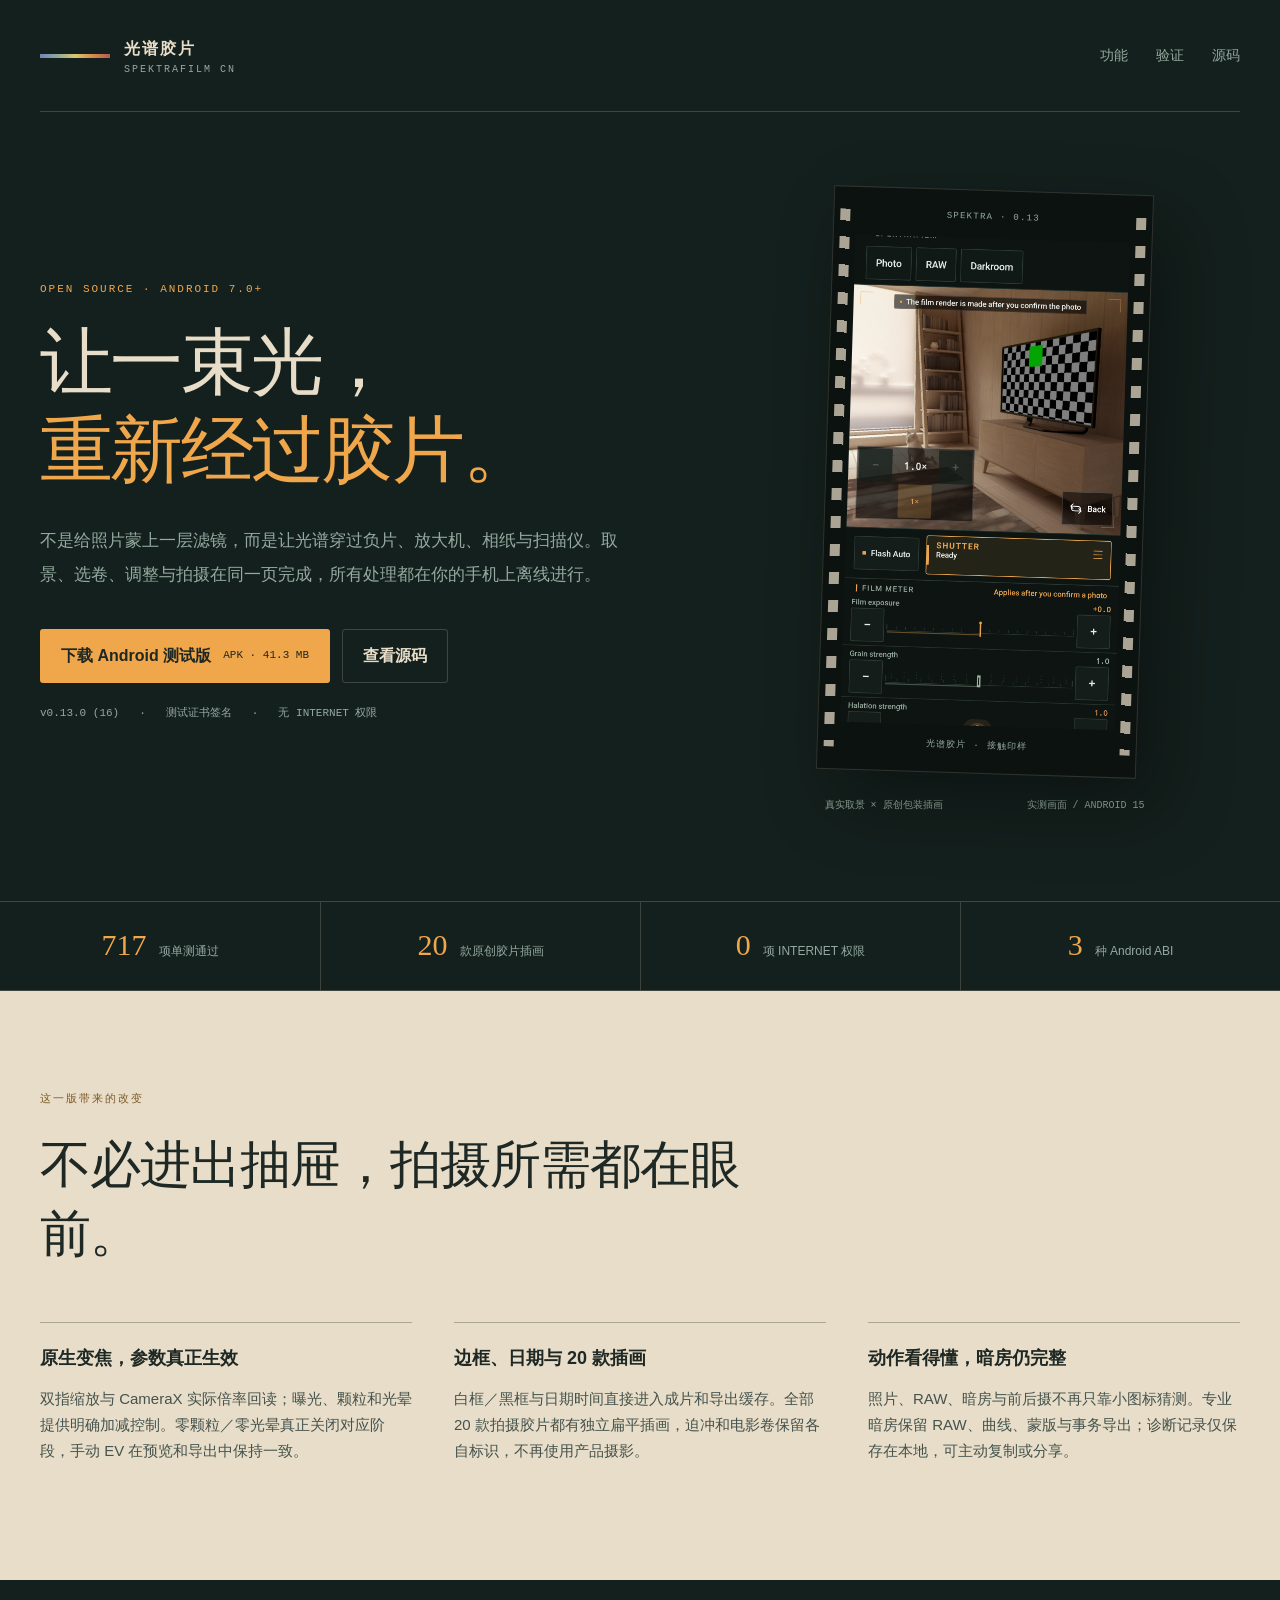
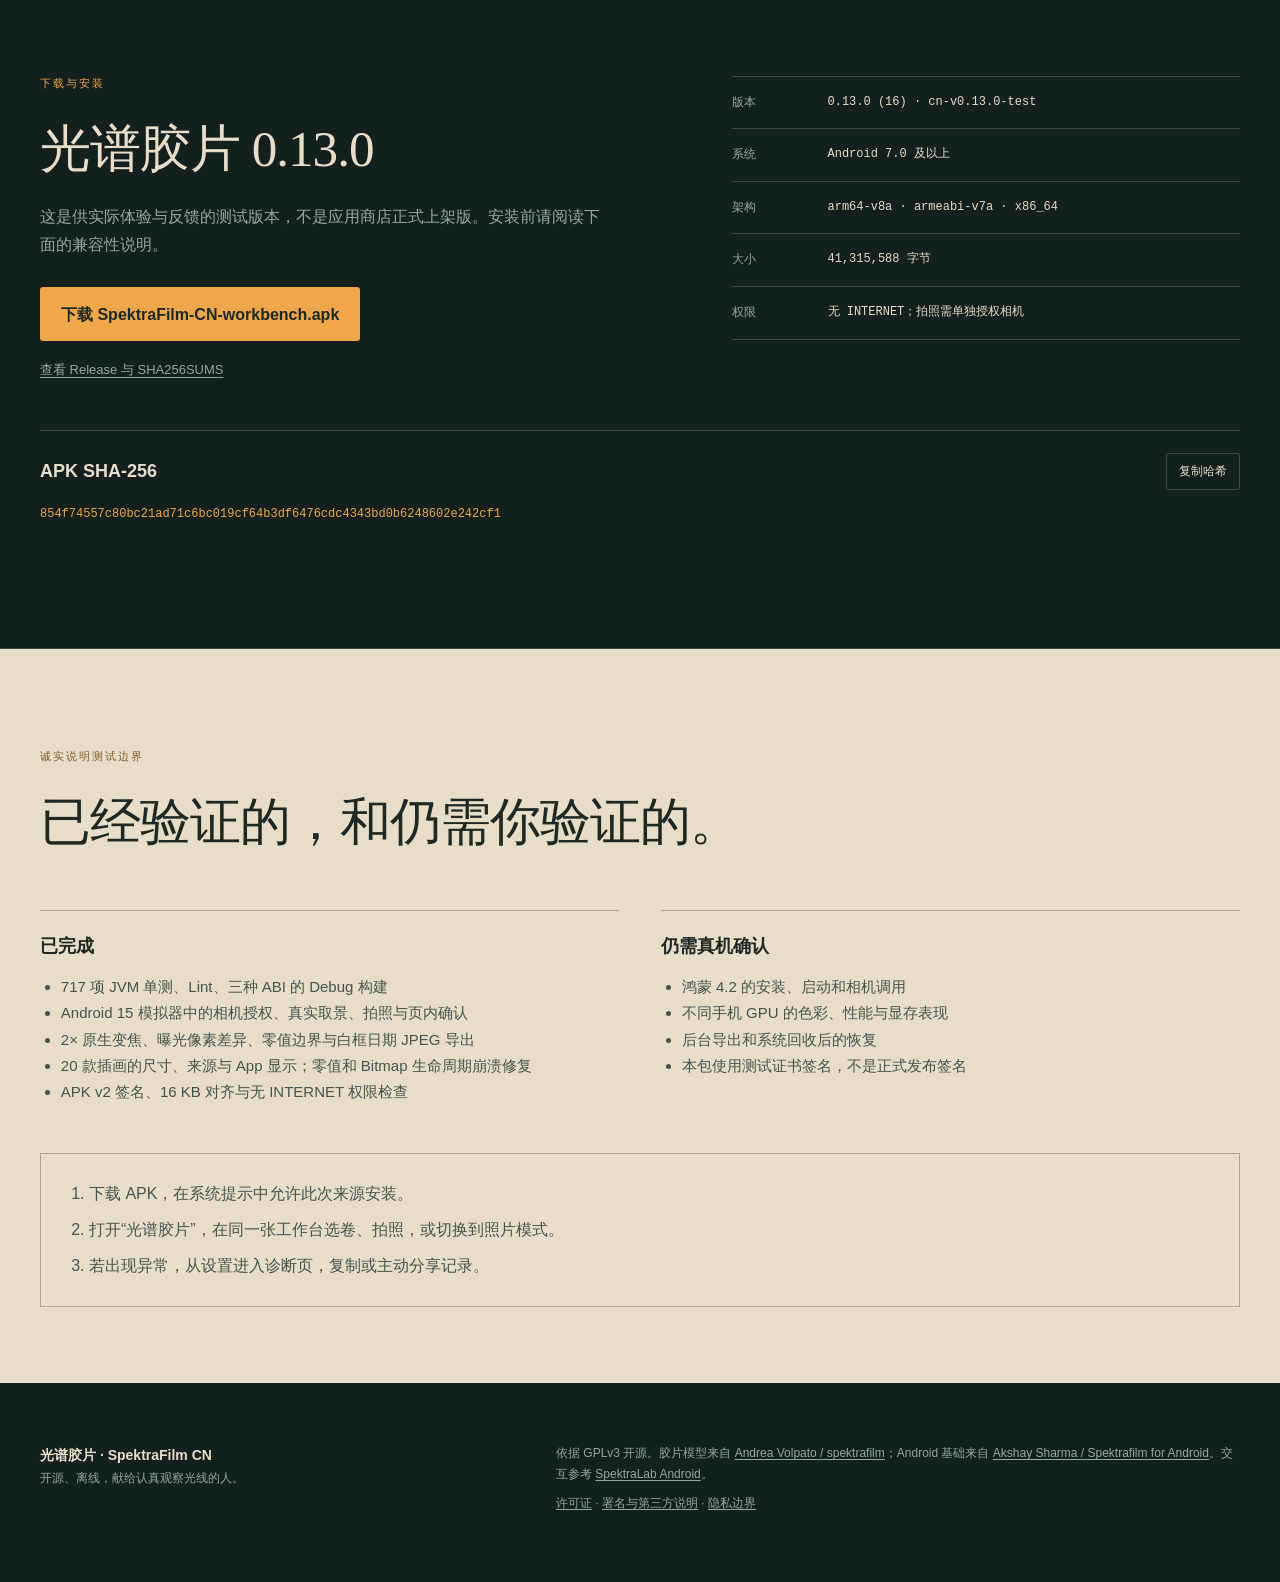
<file: docs/index.html>
<!doctype html>
<html lang="zh-CN">
<head>
  <meta charset="utf-8">
  <meta name="viewport" content="width=device-width, initial-scale=1">
  <meta name="theme-color" content="#14201D">
  <meta name="description" content="光谱胶片 SpektraFilm CN：开源、离线的 Android 光谱胶片模拟。下载 0.13.0 单页拍摄工作台测试版。">
  <title>光谱胶片 SpektraFilm CN — 让一束光，重新经过胶片</title>
  <link rel="stylesheet" href="site/style.css">
</head>
<body id="top">
  <a class="skip-link" href="#download">跳到下载信息</a>
  <header class="site-header">
    <a class="wordmark" href="#top" aria-label="光谱胶片首页">
      <span class="spectrum" aria-hidden="true"></span>
      <span>光谱胶片</span>
      <small>SPEKTRAFILM CN</small>
    </a>
    <nav aria-label="页面导航">
      <a href="#features">功能</a>
      <a href="#verification">验证</a>
      <a href="https://github.com/idsmile812-design/SpektraFilm-CN">源码</a>
    </nav>
  </header>

  <main>
    <section class="hero" aria-labelledby="hero-title">
      <div class="hero-copy">
        <p class="eyebrow">OPEN SOURCE · ANDROID 7.0+</p>
        <h1 id="hero-title">让一束光，<br><em>重新经过胶片。</em></h1>
        <p class="hero-intro">不是给照片蒙上一层滤镜，而是让光谱穿过负片、放大机、相纸与扫描仪。取景、选卷、调整与拍摄在同一页完成，所有处理都在你的手机上离线进行。</p>
        <div class="actions">
          <a class="button button-primary" href="https://github.com/idsmile812-design/SpektraFilm-CN/releases/download/cn-v0.13.0-test/SpektraFilm-CN-workbench.apk">
            <span>下载 Android 测试版</span><small>APK · 41.3 MB</small>
          </a>
          <a class="button button-secondary" href="https://github.com/idsmile812-design/SpektraFilm-CN">查看源码</a>
        </div>
        <p class="release-line"><span>v0.13.0 (16)</span><span>测试证书签名</span><span>无 INTERNET 权限</span></p>
      </div>

      <figure class="film-figure">
        <div class="film-strip">
          <div class="film-leader" aria-hidden="true">SPEKTRA · 0.13</div>
          <img src="site/app-gallery.png" width="1080" height="2400" alt="光谱胶片真实应用画面：单页拍摄工作台显示相机取景、原生变焦、参数、快门和原创胶片插画">
          <div class="film-tail" aria-hidden="true">光谱胶片 · 接触印样</div>
        </div>
        <figcaption><span>真实取景 × 原创包装插画</span><span>实测画面 / ANDROID 15</span></figcaption>
      </figure>
    </section>

    <section class="proof-line" aria-label="构建验证摘要">
      <div><strong>717</strong><span>项单测通过</span></div>
      <div><strong>20</strong><span>款原创胶片插画</span></div>
      <div><strong>0</strong><span>项 INTERNET 权限</span></div>
      <div><strong>3</strong><span>种 Android ABI</span></div>
    </section>

    <section class="content-section" id="features" aria-labelledby="features-title">
      <p class="section-label">这一版带来的改变</p>
      <h2 id="features-title">不必进出抽屉，拍摄所需都在眼前。</h2>
      <div class="feature-grid">
        <article>
          <h3>原生变焦，参数真正生效</h3>
          <p>双指缩放与 CameraX 实际倍率回读；曝光、颗粒和光晕提供明确加减控制。零颗粒／零光晕真正关闭对应阶段，手动 EV 在预览和导出中保持一致。</p>
        </article>
        <article>
          <h3>边框、日期与 20 款插画</h3>
          <p>白框／黑框与日期时间直接进入成片和导出缓存。全部 20 款拍摄胶片都有独立扁平插画，迫冲和电影卷保留各自标识，不再使用产品摄影。</p>
        </article>
        <article>
          <h3>动作看得懂，暗房仍完整</h3>
          <p>照片、RAW、暗房与前后摄不再只靠小图标猜测。专业暗房保留 RAW、曲线、蒙版与事务导出；诊断记录仅保存在本地，可主动复制或分享。</p>
        </article>
      </div>
    </section>

    <section class="download-section" id="download" aria-labelledby="download-title">
      <div class="download-copy">
        <p class="section-label">下载与安装</p>
        <h2 id="download-title">光谱胶片 0.13.0</h2>
        <p>这是供实际体验与反馈的测试版本，不是应用商店正式上架版。安装前请阅读下面的兼容性说明。</p>
        <a class="button button-primary" href="https://github.com/idsmile812-design/SpektraFilm-CN/releases/download/cn-v0.13.0-test/SpektraFilm-CN-workbench.apk">下载 SpektraFilm-CN-workbench.apk</a>
        <a class="release-link" href="https://github.com/idsmile812-design/SpektraFilm-CN/releases/tag/cn-v0.13.0-test">查看 Release 与 SHA256SUMS</a>
      </div>
      <dl class="metadata">
        <div><dt>版本</dt><dd>0.13.0 (16) · cn-v0.13.0-test</dd></div>
        <div><dt>系统</dt><dd>Android 7.0 及以上</dd></div>
        <div><dt>架构</dt><dd>arm64-v8a · armeabi-v7a · x86_64</dd></div>
        <div><dt>大小</dt><dd>41,315,588 字节</dd></div>
        <div><dt>权限</dt><dd>无 INTERNET；拍照需单独授权相机</dd></div>
      </dl>
      <div class="hash-block">
        <div class="hash-heading"><h3>APK SHA-256</h3><button id="copy-hash" type="button" data-hash="854f74557c80bc21ad71c6bc019cf64b3df6476cdc4343bd0b6248602e242cf1">复制哈希</button></div>
        <code id="apk-hash">854f74557c80bc21ad71c6bc019cf64b3df6476cdc4343bd0b6248602e242cf1</code>
        <p id="copy-status" role="status" aria-live="polite"></p>
      </div>
    </section>

    <section class="content-section verification" id="verification" aria-labelledby="verification-title">
      <p class="section-label">诚实说明测试边界</p>
      <h2 id="verification-title">已经验证的，和仍需你验证的。</h2>
      <div class="verification-grid">
        <article>
          <h3>已完成</h3>
          <ul>
            <li>717 项 JVM 单测、Lint、三种 ABI 的 Debug 构建</li>
            <li>Android 15 模拟器中的相机授权、真实取景、拍照与页内确认</li>
            <li>2× 原生变焦、曝光像素差异、零值边界与白框日期 JPEG 导出</li>
            <li>20 款插画的尺寸、来源与 App 显示；零值和 Bitmap 生命周期崩溃修复</li>
            <li>APK v2 签名、16 KB 对齐与无 INTERNET 权限检查</li>
          </ul>
        </article>
        <article>
          <h3>仍需真机确认</h3>
          <ul>
            <li>鸿蒙 4.2 的安装、启动和相机调用</li>
            <li>不同手机 GPU 的色彩、性能与显存表现</li>
            <li>后台导出和系统回收后的恢复</li>
            <li>本包使用测试证书签名，不是正式发布签名</li>
          </ul>
        </article>
      </div>
      <ol class="install-steps">
        <li>下载 APK，在系统提示中允许此次来源安装。</li>
        <li>打开“光谱胶片”，在同一张工作台选卷、拍照，或切换到照片模式。</li>
        <li>若出现异常，从设置进入诊断页，复制或主动分享记录。</li>
      </ol>
    </section>
  </main>

  <footer>
    <div>
      <strong>光谱胶片 · SpektraFilm CN</strong>
      <p>开源、离线，献给认真观察光线的人。</p>
    </div>
    <div class="credits">
      <p>依据 GPLv3 开源。胶片模型来自 <a href="https://github.com/andreavolpato/spektrafilm">Andrea Volpato / spektrafilm</a>；Android 基础来自 <a href="https://github.com/thetechgeekko/Spektrafilm-android">Akshay Sharma / Spektrafilm for Android</a>。交互参考 <a href="https://github.com/SAINTTaiYi/SpektraLab-Android">SpektraLab Android</a>。</p>
      <p><a href="https://github.com/idsmile812-design/SpektraFilm-CN/blob/main/LICENSE">许可证</a> · <a href="https://github.com/idsmile812-design/SpektraFilm-CN/blob/main/NOTICE.md">署名与第三方说明</a> · <a href="https://github.com/idsmile812-design/SpektraFilm-CN/blob/main/docs/PRIVACY.md">隐私边界</a></p>
    </div>
  </footer>

  <script>
    (() => {
      const button = document.getElementById('copy-hash');
      const status = document.getElementById('copy-status');
      button.addEventListener('click', async () => {
        const value = button.dataset.hash;
        try {
          if (navigator.clipboard && window.isSecureContext) {
            await navigator.clipboard.writeText(value);
          } else {
            const field = document.createElement('textarea');
            field.value = value;
            field.setAttribute('readonly', '');
            field.style.position = 'fixed';
            field.style.opacity = '0';
            document.body.appendChild(field);
            field.select();
            const copied = document.execCommand('copy');
            field.remove();
            if (!copied) throw new Error('copy failed');
          }
          status.textContent = '已复制，可用于核对下载文件。';
          button.textContent = '已复制';
        } catch (_) {
          status.textContent = '请选中上方哈希并手动复制。';
        }
      });
    })();
  </script>
</body>
</html>
</file>
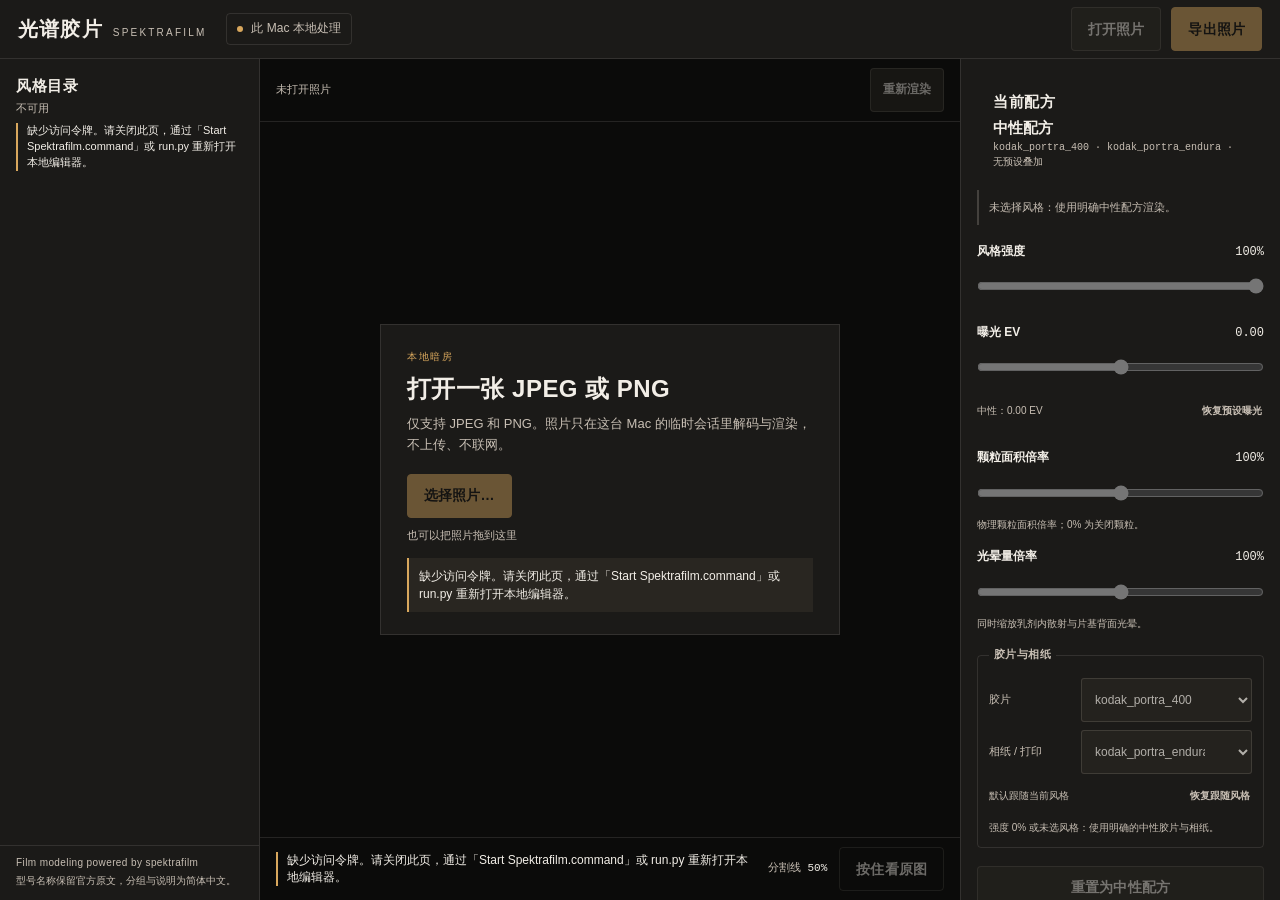
<file: tools/desktop/web/index.html>
<!DOCTYPE html>
<html lang="zh-CN">
<head>
  <meta charset="utf-8">
  <meta name="viewport" content="width=device-width, initial-scale=1">
  <meta name="color-scheme" content="dark">
  <title>光谱胶片 · Mac 本地暗房</title>
  <link rel="stylesheet" href="style.css">
</head>
<body>
  <a class="skip-link" href="#photo-stage">跳到照片</a>

  <header class="topbar">
    <div class="brand" aria-label="光谱胶片 Spektrafilm">
      <span class="brand-cn">光谱胶片</span>
      <span class="brand-en">SPEKTRAFILM</span>
    </div>
    <p class="local-badge">
      <span class="local-dot" aria-hidden="true"></span>
      此 Mac 本地处理
    </p>
    <div class="topbar-actions">
      <button id="open-button" class="button" type="button">打开照片</button>
      <button id="export-button" class="button button-accent" type="button" disabled>导出照片</button>
      <input id="file-input" class="visually-hidden" type="file" accept="image/jpeg,image/png">
    </div>
  </header>

  <main class="workspace">
    <aside class="catalog-panel" aria-labelledby="catalog-title">
      <div class="panel-heading catalog-heading">
        <div>
          <h1 id="catalog-title">风格目录</h1>
          <p id="catalog-count" class="panel-subtitle">真实内置胶片与相纸</p>
        </div>
        <button id="catalog-retry" class="button button-small" type="button" hidden>重试</button>
      </div>
      <p id="catalog-status" class="panel-status" role="status" aria-live="polite">正在读取真实目录…</p>
      <nav id="catalog-nav" class="catalog-nav" aria-label="内置风格目录"></nav>
      <footer class="catalog-footer">
        <p class="attribution">Film modeling powered by spektrafilm</p>
        <p class="catalog-note">型号名称保留官方原文，分组与说明为简体中文。</p>
      </footer>
    </aside>

    <section class="photo-panel" aria-labelledby="photo-title">
      <h2 id="photo-title" class="visually-hidden">照片预览与分割线</h2>
      <div class="stage-toolbar">
        <p id="image-meta" class="image-meta">未打开照片</p>
        <button id="refresh-button" class="button button-small" type="button" disabled>重新渲染</button>
      </div>

      <div id="photo-stage" class="stage" tabindex="-1">
        <div id="empty-state" class="empty-state">
          <p class="empty-kicker">本地暗房</p>
          <p class="empty-title">打开一张 JPEG 或 PNG</p>
          <p class="empty-copy">仅支持 JPEG 和 PNG。照片只在这台 Mac 的临时会话里解码与渲染，不上传、不联网。</p>
          <button id="empty-open" class="button button-accent" type="button">选择照片…</button>
          <p class="empty-hint">也可以把照片拖到这里</p>
          <p id="empty-error" class="empty-error" role="alert" hidden></p>
        </div>

        <div id="photo-frame" class="photo-frame" hidden>
          <img id="original-image" class="photo-layer" alt="原图预览" draggable="false">
          <input id="compare-range" class="compare-range" type="range" min="0" max="100" step="1" value="50" aria-label="原图与效果分割线">
          <div id="divider" class="divider" aria-hidden="true">
            <span class="divider-handle"><span class="divider-grip"></span></span>
          </div>
          <img id="effect-image" class="photo-layer effect-layer" alt="效果预览" draggable="false">
        </div>
      </div>

      <div class="stage-footer">
        <p id="render-status" class="status-line" role="status" aria-live="polite">尚未打开照片。</p>
        <div class="compare-actions">
          <label class="split-label" for="compare-range">分割线 <output id="split-output" for="compare-range">50%</output></label>
          <button id="hold-original" class="button button-ghost" type="button" disabled>按住看原图</button>
        </div>
      </div>
    </section>

    <aside class="recipe-panel" aria-labelledby="recipe-title">
      <div class="panel-heading">
        <div>
          <h2 id="recipe-title">当前配方</h2>
          <p id="current-style" class="current-style">尚未选择风格</p>
          <p id="current-spec" class="current-spec">—</p>
        </div>
      </div>

      <p id="recipe-hint" class="recipe-hint">打开照片后按当前配方渲染。未手动调整时，曝光按风格作者值 × 强度计算。</p>

      <form id="recipe-form" class="recipe-form" autocomplete="off">
        <div class="control">
          <div class="control-head">
            <label for="strength">风格强度</label>
            <output id="strength-output" for="strength">100%</output>
          </div>
          <input id="strength" type="range" min="0" max="100" step="1" value="100">
        </div>

        <div class="control">
          <div class="control-head">
            <label for="exposure">曝光 EV</label>
            <output id="exposure-output" for="exposure">0.00</output>
          </div>
          <input id="exposure" type="range" min="-3" max="3" step="0.01" value="0">
          <div class="control-note">
            <span id="exposure-note">跟随风格</span>
            <button id="exposure-reset" class="text-button" type="button" disabled>恢复预设曝光</button>
          </div>
        </div>

        <div class="control">
          <div class="control-head">
            <label for="grain">颗粒面积倍率</label>
            <output id="grain-output" for="grain">100%</output>
          </div>
          <input id="grain" type="range" min="0" max="200" step="1" value="100">
          <p class="field-hint">物理颗粒面积倍率；0% 为关闭颗粒。</p>
        </div>

        <div class="control">
          <div class="control-head">
            <label for="halation">光晕量倍率</label>
            <output id="halation-output" for="halation">100%</output>
          </div>
          <input id="halation" type="range" min="0" max="200" step="1" value="100">
          <p class="field-hint">同时缩放乳剂内散射与片基背面光晕。</p>
        </div>

        <fieldset class="profiles">
          <legend>胶片与相纸</legend>
          <div class="select-row">
            <label for="film-select">胶片</label>
            <select id="film-select"></select>
          </div>
          <div class="select-row">
            <label for="print-select">相纸 / 打印</label>
            <select id="print-select"></select>
          </div>
          <div class="control-note">
            <span>默认跟随当前风格</span>
            <button id="profile-reset" class="text-button" type="button" disabled>恢复跟随风格</button>
          </div>
          <p id="profile-note" class="field-hint">手动选择胶片或相纸后作为配方覆写发送。</p>
        </fieldset>

        <div class="recipe-actions">
          <button id="reset-button" class="button" type="button">重置为中性配方</button>
        </div>
      </form>
    </aside>
  </main>

  <dialog id="export-dialog" class="export-dialog" aria-labelledby="export-title">
    <form id="export-form" class="export-form" novalidate>
      <div class="dialog-head">
        <div>
          <h2 id="export-title">导出照片</h2>
          <p class="dialog-subtitle">使用当前已渲染的完整配方与真实引擎输出。</p>
        </div>
        <button id="export-close" class="button button-small" type="button" aria-label="关闭导出对话框">关闭</button>
      </div>

      <fieldset class="format-group">
        <legend>格式</legend>
        <label class="radio-row">
          <input type="radio" name="format" value="jpeg" checked>
          <span>JPEG</span>
          <span class="radio-note">有损，可调质量</span>
        </label>
        <label class="radio-row">
          <input type="radio" name="format" value="png">
          <span>PNG</span>
          <span class="radio-note">无损</span>
        </label>
      </fieldset>

      <div id="quality-row" class="field">
        <label for="quality">JPEG 质量</label>
        <input id="quality" type="number" min="1" max="100" step="1" value="95" inputmode="numeric">
        <p class="field-hint">1–100，默认 95。</p>
      </div>

      <div class="field">
        <label for="filename">文件名</label>
        <input id="filename" type="text" maxlength="160" spellcheck="false" autocomplete="off">
        <p id="filename-preview" class="field-hint">导出为照片.jpg</p>
        <p class="field-hint">仅保留字母、数字、空格、_ 和 -；扩展名按格式自动添加。留空则自动命名为 Spektrafilm_日期_时间。</p>
      </div>

      <p id="export-status" class="export-status" role="status" aria-live="polite">导出会写入你在这台 Mac 上选择的下载位置。</p>

      <div class="dialog-actions">
        <button id="export-cancel" class="button" type="button">取消</button>
        <button id="export-submit" class="button button-accent" type="submit">导出</button>
      </div>
    </form>
  </dialog>

  <noscript>
    <p class="noscript-note">需要启用 JavaScript 才能使用本地暗房界面。API 仍只监听 127.0.0.1。</p>
  </noscript>

  <script src="app.js" defer></script>
</body>
</html>
</file>
<file: docs/site/style.css>
:root {
  color-scheme: dark;
  --darkroom: #14201D;
  --paper: #E8DDC8;
  --amber: #F0A64B;
  --sage: #94A99F;
  --ink: #1E2824;
  --line: rgba(232, 221, 200, 0.2);
  --display: "Songti SC", "STSong", "Noto Serif CJK SC", serif;
  --body: "PingFang SC", "Microsoft YaHei", "Noto Sans CJK SC", sans-serif;
  --mono: "SFMono-Regular", "Cascadia Mono", "JetBrains Mono", monospace;
}

* { box-sizing: border-box; }
html { scroll-behavior: smooth; }
body {
  margin: 0;
  background: var(--darkroom);
  color: var(--paper);
  font-family: var(--body);
  font-size: 16px;
  line-height: 1.75;
  -webkit-font-smoothing: antialiased;
}
a { color: inherit; text-underline-offset: 0.2em; }
a:focus-visible, button:focus-visible {
  outline: 3px solid var(--amber);
  outline-offset: 5px;
}
img { display: block; max-width: 100%; }
button { font: inherit; }
.skip-link {
  position: fixed;
  top: 12px;
  left: 12px;
  z-index: 20;
  padding: 10px 16px;
  background: var(--amber);
  color: var(--ink);
  transform: translateY(-180%);
}
.skip-link:focus { transform: translateY(0); }

.site-header {
  width: min(1280px, calc(100% - 80px));
  min-height: 112px;
  margin: 0 auto;
  display: flex;
  align-items: center;
  justify-content: space-between;
  gap: 28px;
  border-bottom: 1px solid var(--line);
}
.wordmark {
  display: grid;
  grid-template-columns: 70px auto;
  column-gap: 14px;
  align-items: center;
  text-decoration: none;
  font-weight: 650;
  letter-spacing: 0.12em;
}
.wordmark small {
  grid-column: 2;
  color: var(--sage);
  font: 10px/1.4 var(--mono);
  letter-spacing: 0.2em;
}
.spectrum {
  grid-row: 1 / span 2;
  width: 70px;
  height: 4px;
  background: linear-gradient(90deg, #7584B8, #8EA99B, #D7C771, #D9894C, #B45D4D);
}
.site-header nav { display: flex; gap: 28px; }
.site-header nav a {
  color: var(--sage);
  text-decoration: none;
  font-size: 14px;
}
.site-header nav a:hover { color: var(--amber); }

.hero {
  width: min(1280px, calc(100% - 80px));
  min-height: 760px;
  margin: 0 auto;
  padding: 78px 0 88px;
  display: grid;
  grid-template-columns: minmax(0, 1.08fr) minmax(340px, 0.92fr);
  align-items: center;
  gap: clamp(48px, 7vw, 110px);
}
.eyebrow, .section-label {
  margin: 0 0 22px;
  color: var(--amber);
  font: 11px/1.5 var(--mono);
  letter-spacing: 0.18em;
  text-transform: uppercase;
}
h1, h2, h3, p { margin-top: 0; }
h1 {
  margin-bottom: 30px;
  font: 500 clamp(48px, 5.7vw, 82px)/1.2 var(--display);
  letter-spacing: -0.035em;
}
h1 em { color: var(--amber); font-style: normal; }
.hero-intro {
  max-width: 580px;
  margin-bottom: 38px;
  color: var(--sage);
  font-size: 17px;
  line-height: 1.95;
}
.actions { display: flex; flex-wrap: wrap; gap: 12px; align-items: stretch; }
.button {
  min-height: 54px;
  padding: 13px 20px;
  display: inline-flex;
  align-items: center;
  justify-content: center;
  gap: 12px;
  border: 1px solid transparent;
  border-radius: 3px;
  text-decoration: none;
  font-weight: 650;
  line-height: 1.45;
  transition: background-color 160ms ease, color 160ms ease, border-color 160ms ease;
}
.button small { font: 11px/1.4 var(--mono); font-weight: 400; }
.button-primary { background: var(--amber); color: var(--ink); }
.button-primary:hover { background: #F6BC71; }
.button-secondary { border-color: var(--line); color: var(--paper); }
.button-secondary:hover { border-color: var(--amber); color: var(--amber); }
.release-line {
  margin: 22px 0 0;
  display: flex;
  flex-wrap: wrap;
  gap: 8px 20px;
  color: var(--sage);
  font: 11px/1.6 var(--mono);
}
.release-line span + span::before { content: "·"; margin-right: 20px; }

.film-figure { margin: 0; justify-self: center; animation: contact-in 650ms ease-out both; }
.film-strip {
  position: relative;
  width: min(320px, 72vw);
  padding: 20px 22px;
  background: #0C1210;
  border: 1px solid rgba(232, 221, 200, 0.16);
  box-shadow: 22px 28px 70px rgba(0, 0, 0, 0.36);
  transform: rotate(1.8deg);
}
.film-strip::before, .film-strip::after {
  content: "";
  position: absolute;
  top: 22px;
  bottom: 22px;
  width: 10px;
  background: repeating-linear-gradient(to bottom, var(--paper) 0 12px, transparent 12px 28px);
  opacity: 0.72;
}
.film-strip::before { left: 6px; }
.film-strip::after { right: 6px; }
.film-strip img { width: 100%; height: auto; aspect-ratio: 9 / 16; object-fit: cover; }
.film-leader, .film-tail {
  color: var(--sage);
  font: 9px/1.5 var(--mono);
  letter-spacing: 0.14em;
  text-align: center;
}
.film-leader { padding: 0 0 14px; }
.film-tail { padding: 14px 0 0; }
.film-figure figcaption {
  margin-top: 24px;
  display: flex;
  justify-content: space-between;
  gap: 20px;
  color: var(--sage);
  font: 10px/1.5 var(--mono);
}
@keyframes contact-in {
  from { opacity: 0; transform: translateY(20px); }
  to { opacity: 1; transform: translateY(0); }
}

.proof-line {
  display: grid;
  grid-template-columns: repeat(4, 1fr);
  border-top: 1px solid var(--line);
  border-bottom: 1px solid var(--line);
}
.proof-line > div {
  padding: 28px clamp(16px, 3vw, 48px);
  display: flex;
  align-items: baseline;
  justify-content: center;
  gap: 12px;
}
.proof-line > div + div { border-left: 1px solid var(--line); }
.proof-line strong { color: var(--amber); font: 500 30px/1 var(--display); }
.proof-line span { color: var(--sage); font-size: 12px; }

.content-section {
  padding: 100px max(40px, calc((100vw - 1200px) / 2));
  background: var(--paper);
  color: var(--ink);
}
.content-section .section-label { color: #7C5A27; }
.content-section h2, .download-section h2 {
  max-width: 780px;
  margin-bottom: 54px;
  font: 500 clamp(34px, 4vw, 52px)/1.35 var(--display);
  letter-spacing: -0.02em;
}
.feature-grid, .verification-grid {
  display: grid;
  grid-template-columns: repeat(3, 1fr);
  gap: 42px;
}
.feature-grid article { border-top: 1px solid rgba(30, 40, 36, 0.3); padding-top: 22px; }
.feature-grid h3, .verification-grid h3, .hash-block h3 {
  margin-bottom: 14px;
  font-size: 18px;
  line-height: 1.5;
}
.feature-grid p, .verification-grid li { color: #44534D; font-size: 15px; }

.download-section {
  padding: 96px max(40px, calc((100vw - 1200px) / 2));
  display: grid;
  grid-template-columns: 1.1fr 0.9fr;
  gap: 28px 70px;
  border-bottom: 1px solid var(--line);
}
.download-copy h2 { margin-bottom: 20px; }
.download-copy > p:not(.section-label) { max-width: 560px; margin-bottom: 28px; color: var(--sage); }
.download-copy .button { margin-bottom: 18px; }
.release-link { display: block; width: fit-content; color: var(--sage); font-size: 13px; }
.release-link:hover { color: var(--amber); }
.metadata { margin: 0; }
.metadata > div {
  padding: 15px 0;
  display: grid;
  grid-template-columns: 76px 1fr;
  gap: 20px;
  border-bottom: 1px solid var(--line);
}
.metadata > div:first-child { border-top: 1px solid var(--line); }
.metadata dt { color: var(--sage); font-size: 12px; }
.metadata dd { margin: 0; font: 12px/1.8 var(--mono); overflow-wrap: anywhere; }
.hash-block { grid-column: 1 / -1; margin-top: 20px; padding-top: 22px; border-top: 1px solid var(--line); }
.hash-heading { display: flex; align-items: center; justify-content: space-between; gap: 20px; }
.hash-block h3 { margin: 0; }
.hash-heading button {
  padding: 7px 12px;
  border: 1px solid var(--line);
  border-radius: 2px;
  background: transparent;
  color: var(--paper);
  cursor: pointer;
  font-size: 12px;
}
.hash-heading button:hover { border-color: var(--amber); color: var(--amber); }
.hash-block code {
  display: block;
  margin-top: 14px;
  color: var(--amber);
  font: 12px/1.8 var(--mono);
  overflow-wrap: anywhere;
}
#copy-status { min-height: 1.5em; margin: 8px 0 0; color: var(--sage); font-size: 12px; }

.verification { padding-bottom: 76px; }
.verification-grid { grid-template-columns: 1fr 1fr; }
.verification-grid article { border-top: 1px solid rgba(30, 40, 36, 0.3); padding-top: 22px; }
.verification-grid ul { margin: 0; padding-left: 1.3em; }
.install-steps {
  margin: 48px 0 0;
  padding: 26px 26px 26px 48px;
  border: 1px solid rgba(30, 40, 36, 0.3);
  color: #44534D;
}
.install-steps li + li { margin-top: 8px; }

footer {
  padding: 60px max(40px, calc((100vw - 1200px) / 2));
  display: grid;
  grid-template-columns: 0.8fr 1.2fr;
  gap: 60px;
  color: var(--sage);
  font-size: 12px;
}
footer strong { color: var(--paper); font-size: 14px; }
footer p { margin-bottom: 8px; }
.credits a:hover { color: var(--amber); }

@media (max-width: 900px) {
  .hero { grid-template-columns: 1fr; padding-top: 58px; }
  .hero-copy { max-width: 680px; }
  .film-figure { margin-top: 20px; }
  .film-strip { width: min(300px, 68vw); }
  .proof-line { grid-template-columns: 1fr 1fr; }
  .proof-line > div:nth-child(3) { border-left: 0; border-top: 1px solid var(--line); }
  .proof-line > div:nth-child(4) { border-top: 1px solid var(--line); }
  .feature-grid { grid-template-columns: 1fr; gap: 30px; }
  .download-section { grid-template-columns: 1fr; }
}

@media (max-width: 600px) {
  body { font-size: 15px; }
  .site-header, .hero { width: calc(100% - 36px); }
  .site-header { min-height: 88px; }
  .site-header nav { gap: 16px; }
  .site-header nav a { font-size: 12px; }
  .wordmark { grid-template-columns: 42px auto; column-gap: 10px; font-size: 14px; }
  .spectrum { width: 42px; }
  .wordmark small { font-size: 8px; }
  .hero { min-height: 0; padding: 46px 0 62px; gap: 36px; }
  h1 { font-size: clamp(42px, 12vw, 58px); }
  .hero-intro { font-size: 15px; }
  .actions { flex-direction: column; }
  .button { width: 100%; }
  .release-line { display: block; }
  .release-line span { display: block; }
  .release-line span + span::before { content: none; }
  .proof-line > div { padding: 22px 12px; flex-direction: column; align-items: center; gap: 8px; text-align: center; }
  .content-section, .download-section { padding: 68px 22px; }
  .content-section h2, .download-section h2 { margin-bottom: 34px; font-size: 34px; }
  .verification-grid { grid-template-columns: 1fr; }
  .metadata > div { grid-template-columns: 58px 1fr; gap: 12px; }
  .hash-heading { align-items: flex-start; }
  footer { padding: 46px 22px; grid-template-columns: 1fr; gap: 24px; }
  .film-figure figcaption { font-size: 8px; }
}

@media (prefers-reduced-motion: reduce) {
  html { scroll-behavior: auto; }
  *, *::before, *::after { animation: none !important; transition: none !important; }
}
</file>
<file: tools/desktop/web/style.css>
/* Spektrafilm local darkroom. GPLv3. No downloaded fonts or images. */

:root {
  --canvas: #0b0b0a;
  --background: #141311;
  --surface: #1b1a18;
  --surface2: #292621;
  --accent: #d8a75d;
  --text: #f2eee7;
  --muted: #c8bfb4;
  --line: rgba(200, 191, 180, 0.14);
  --line-strong: rgba(200, 191, 180, 0.24);
  --font-ui: -apple-system, BlinkMacSystemFont, "PingFang SC", "Hiragino Sans GB",
    "Microsoft YaHei", "Noto Sans CJK SC", sans-serif;
  --font-brand: "Avenir Next", Avenir, "Helvetica Neue", Arial, sans-serif;
  --font-mono: "SF Mono", ui-monospace, SFMono-Regular, Menlo, Consolas,
    "Liberation Mono", monospace;
  --topbar-height: 58px;
}

* {
  box-sizing: border-box;
}

html {
  background: var(--background);
}

body {
  margin: 0;
  height: 100vh;
  min-height: 100vh;
  overflow: hidden;
  display: flex;
  flex-direction: column;
  background: var(--background);
  color: var(--text);
  font-family: var(--font-ui);
  font-size: 14px;
  line-height: 1.45;
  -webkit-font-smoothing: antialiased;
}

button,
input,
select {
  font: inherit;
  color: inherit;
}

button {
  cursor: pointer;
}

button:disabled {
  cursor: not-allowed;
}

[hidden] {
  display: none !important;
}

.visually-hidden {
  position: absolute !important;
  width: 1px !important;
  height: 1px !important;
  padding: 0 !important;
  margin: -1px !important;
  overflow: hidden !important;
  clip: rect(0 0 0 0) !important;
  white-space: nowrap !important;
  border: 0 !important;
}

.skip-link {
  position: fixed;
  z-index: 30;
  top: 8px;
  left: 8px;
  padding: 10px 14px;
  min-height: 44px;
  background: var(--accent);
  color: var(--canvas);
  font-weight: 700;
  text-decoration: none;
  transform: translateY(-160%);
}

.skip-link:focus {
  transform: translateY(0);
}

/* ---------------------------------------------------------------- top bar */
.topbar {
  flex: 0 0 auto;
  min-height: var(--topbar-height);
  display: flex;
  align-items: center;
  gap: 20px;
  padding: 7px 18px;
  background: var(--surface);
  border-bottom: 1px solid var(--line);
}

.brand {
  display: flex;
  align-items: baseline;
  gap: 10px;
  min-width: 0;
}

.brand-cn {
  font-size: 20px;
  font-weight: 650;
  letter-spacing: 0.06em;
  color: var(--text);
  white-space: nowrap;
}

.brand-en {
  font-family: var(--font-brand);
  font-size: 10px;
  letter-spacing: 0.22em;
  color: var(--muted);
  white-space: nowrap;
}

.local-badge {
  display: inline-flex;
  align-items: center;
  gap: 8px;
  margin: 0;
  padding: 6px 10px;
  border: 1px solid var(--line);
  border-radius: 4px;
  color: var(--muted);
  font-size: 12px;
  white-space: nowrap;
}

.local-dot {
  width: 6px;
  height: 6px;
  border-radius: 50%;
  background: var(--accent);
}

.topbar-actions {
  display: flex;
  align-items: center;
  gap: 10px;
  margin-left: auto;
}

.button {
  min-height: 44px;
  padding: 0 16px;
  border: 1px solid var(--line-strong);
  border-radius: 4px;
  background: var(--surface2);
  color: var(--text);
  font-weight: 600;
  letter-spacing: 0.01em;
}

.button:hover:not(:disabled) {
  border-color: var(--accent);
}

.button:active:not(:disabled) {
  background: var(--surface2);
}

.button:focus-visible,
.text-button:focus-visible,
select:focus-visible,
input:focus-visible,
.preset-item:focus-visible {
  outline: 2px solid var(--accent);
  outline-offset: 2px;
}

.button:disabled {
  opacity: 0.42;
}

.button-accent {
  background: var(--accent);
  border-color: var(--accent);
  color: var(--canvas);
}

.button-accent:hover:not(:disabled) {
  border-color: var(--text);
}

.button-accent:active:not(:disabled) {
  background: var(--accent);
}

.button-small {
  min-height: 44px;
  padding: 0 12px;
  font-size: 12px;
}

.button-ghost {
  background: transparent;
}

/* ---------------------------------------------------------------- layout */
.workspace {
  flex: 1 1 auto;
  min-height: 0;
  display: grid;
  grid-template-columns: 260px minmax(0, 1fr) 320px;
  background: var(--background);
}

.catalog-panel,
.recipe-panel,
.photo-panel {
  min-height: 0;
  min-width: 0;
}

.catalog-panel {
  display: flex;
  flex-direction: column;
  background: var(--surface);
  border-right: 1px solid var(--line);
}

.recipe-panel {
  overflow-y: auto;
  background: var(--surface);
  border-left: 1px solid var(--line);
  padding: 16px;
}

.photo-panel {
  display: flex;
  flex-direction: column;
  background: var(--canvas);
}

.panel-heading {
  display: flex;
  align-items: flex-start;
  justify-content: space-between;
  gap: 8px;
  padding: 16px 16px 10px;
}

.catalog-heading {
  padding-bottom: 6px;
}

.panel-heading h1,
.panel-heading h2 {
  margin: 0;
  font-size: 15px;
  font-weight: 650;
  letter-spacing: 0.04em;
}

.panel-subtitle {
  margin: 4px 0 0;
  color: var(--muted);
  font-size: 11px;
}

.panel-status {
  margin: 0 16px 8px;
  padding-left: 9px;
  border-left: 2px solid var(--line-strong);
  color: var(--muted);
  font-size: 11px;
  min-height: 17px;
}

.panel-status[data-tone="error"] {
  border-left-color: var(--accent);
  color: var(--text);
}

.catalog-nav {
  flex: 1 1 auto;
  min-height: 0;
  overflow-y: auto;
  overscroll-behavior: contain;
  scrollbar-color: var(--line-strong) var(--surface);
}

.preset-group {
  border-top: 1px solid var(--line);
}

.preset-group:first-child {
  border-top: 0;
}

.preset-group-title {
  position: sticky;
  top: 0;
  z-index: 2;
  display: flex;
  justify-content: space-between;
  gap: 8px;
  margin: 0;
  padding: 8px 16px;
  background: var(--surface2);
  border-bottom: 1px solid var(--line);
  color: var(--muted);
  font-size: 11px;
  font-weight: 600;
  letter-spacing: 0.08em;
}

.preset-item {
  display: grid;
  grid-template-columns: 14px minmax(0, 1fr);
  gap: 7px;
  width: 100%;
  min-height: 44px;
  margin: 0;
  padding: 10px 14px 11px 12px;
  border: 0;
  border-left: 2px solid transparent;
  border-bottom: 1px solid var(--line);
  background: transparent;
  color: var(--text);
  text-align: left;
}

.preset-item:hover {
  background: var(--surface2);
}

.preset-item[aria-current="true"] {
  background: var(--surface2);
  border-left-color: var(--accent);
}

.preset-check {
  visibility: hidden;
  color: var(--accent);
  font-family: var(--font-mono);
  font-size: 12px;
  line-height: 1.5;
}

.preset-item[aria-current="true"] .preset-check {
  visibility: visible;
}

.preset-copy {
  min-width: 0;
}

.preset-name {
  display: block;
  font-size: 13px;
  font-weight: 650;
  line-height: 1.35;
}

.preset-spec {
  display: block;
  margin-top: 2px;
  color: var(--accent);
  font-family: var(--font-mono);
  font-size: 10px;
  line-height: 1.4;
  overflow-wrap: anywhere;
}

.preset-desc {
  display: block;
  margin-top: 4px;
  color: var(--muted);
  font-size: 11px;
  line-height: 1.45;
}

.catalog-footer {
  flex: 0 0 auto;
  padding: 10px 16px 12px;
  border-top: 1px solid var(--line);
  background: var(--surface);
}

.attribution {
  margin: 0;
  color: var(--muted);
  font-family: var(--font-brand);
  font-size: 10px;
  letter-spacing: 0.04em;
}

.catalog-note {
  margin: 4px 0 0;
  color: var(--muted);
  font-size: 10px;
  line-height: 1.4;
}

/* ---------------------------------------------------------------- photo */
.stage-toolbar,
.stage-footer {
  flex: 0 0 auto;
  display: flex;
  align-items: center;
  gap: 10px;
  padding: 9px 16px;
  background: var(--canvas);
}

.stage-toolbar {
  border-bottom: 1px solid var(--line);
}

.image-meta {
  flex: 1 1 auto;
  min-width: 0;
  margin: 0;
  color: var(--muted);
  font-size: 11px;
  font-variant-numeric: tabular-nums;
  overflow: hidden;
  text-overflow: ellipsis;
  white-space: nowrap;
}

.stage {
  position: relative;
  flex: 1 1 auto;
  min-height: 0;
  display: flex;
  align-items: center;
  justify-content: center;
  padding: 16px;
  overflow: hidden;
}

.stage.is-dragover {
  box-shadow: inset 0 0 0 2px var(--accent);
}

.stage:focus-visible {
  outline: 2px solid var(--accent);
  outline-offset: -2px;
}

.empty-state {
  width: min(460px, 100%);
  margin: auto;
  padding: 26px 26px 22px;
  border: 1px solid var(--line);
  background: var(--surface);
  text-align: left;
}

.empty-kicker {
  margin: 0 0 8px;
  color: var(--accent);
  font-family: var(--font-mono);
  font-size: 10px;
  letter-spacing: 0.16em;
  text-transform: uppercase;
}

.empty-title {
  margin: 0;
  font-size: 24px;
  font-weight: 650;
  line-height: 1.25;
  letter-spacing: 0.02em;
}

.empty-copy {
  margin: 10px 0 18px;
  color: var(--muted);
  font-size: 13px;
  line-height: 1.6;
}

.empty-hint {
  margin: 10px 0 0;
  color: var(--muted);
  font-size: 11px;
}

.empty-error {
  margin: 14px 0 0;
  padding: 9px 10px;
  border-left: 2px solid var(--accent);
  background: var(--surface2);
  color: var(--text);
  font-size: 12px;
  line-height: 1.5;
}

.photo-frame {
  position: relative;
  flex: 0 0 auto;
  overflow: hidden;
  background: var(--canvas);
  box-shadow: 0 0 0 1px var(--canvas), 0 14px 40px rgba(0, 0, 0, 0.35);
  touch-action: none;
  user-select: none;
  --split: 50%;
}

.photo-frame:focus-within {
  box-shadow: 0 0 0 2px var(--accent), 0 14px 40px rgba(0, 0, 0, 0.35);
}

.photo-layer {
  position: absolute;
  inset: 0;
  display: block;
  width: 100%;
  height: 100%;
  object-fit: fill;
  background: var(--canvas);
  -webkit-user-drag: none;
}

.effect-layer {
  clip-path: inset(0 0 0 var(--split));
}

.photo-frame.show-original .effect-layer {
  visibility: hidden;
}

.compare-range {
  position: absolute;
  z-index: 4;
  inset: 0;
  width: 100%;
  height: 100%;
  margin: 0;
  padding: 0;
  appearance: none;
  -webkit-appearance: none;
  background: transparent;
  cursor: ew-resize;
}

.compare-range::-webkit-slider-runnable-track {
  height: 100%;
  background: transparent;
}

.compare-range::-webkit-slider-thumb {
  -webkit-appearance: none;
  width: 44px;
  height: 100%;
  background: transparent;
  border: 0;
}

.compare-range::-moz-range-track {
  height: 100%;
  background: transparent;
  border: 0;
}

.compare-range::-moz-range-thumb {
  width: 44px;
  height: 100%;
  background: transparent;
  border: 0;
}

.compare-range:focus-visible {
  outline: none;
}

.compare-range:focus-visible ~ .divider .divider-handle {
  outline: 2px solid var(--text);
  outline-offset: 2px;
}

.divider {
  position: absolute;
  z-index: 3;
  top: 0;
  bottom: 0;
  left: var(--split);
  width: 1px;
  background: var(--accent);
  pointer-events: none;
}

.divider-handle {
  position: absolute;
  top: 50%;
  left: 50%;
  width: 34px;
  height: 44px;
  transform: translate(-50%, -50%);
  display: grid;
  place-items: center;
  border: 1px solid var(--canvas);
  border-radius: 3px;
  background: var(--accent);
  box-shadow: 0 2px 8px rgba(0, 0, 0, 0.35);
}

.divider-grip {
  width: 12px;
  height: 20px;
  border-left: 1px solid var(--canvas);
  border-right: 1px solid var(--canvas);
}

.stage-footer {
  justify-content: space-between;
  flex-wrap: wrap;
  border-top: 1px solid var(--line);
}

.status-line {
  flex: 1 1 280px;
  margin: 0;
  min-width: 0;
  color: var(--muted);
  font-size: 12px;
  font-variant-numeric: tabular-nums;
}

.status-line[data-tone="ok"] {
  color: var(--text);
}

.status-line[data-tone="error"] {
  color: var(--text);
  padding-left: 9px;
  border-left: 2px solid var(--accent);
}

.status-line[data-tone="muted"] {
  color: var(--muted);
}

.compare-actions {
  display: flex;
  align-items: center;
  gap: 12px;
  margin-left: auto;
}

.split-label {
  color: var(--muted);
  font-family: var(--font-mono);
  font-size: 11px;
  white-space: nowrap;
}

.split-label output {
  color: var(--text);
}

/* ---------------------------------------------------------------- recipe */
.current-style {
  margin: 5px 0 0;
  color: var(--text);
  font-size: 15px;
  font-weight: 650;
  line-height: 1.35;
}

.current-spec {
  margin: 3px 0 0;
  color: var(--muted);
  font-family: var(--font-mono);
  font-size: 10px;
  line-height: 1.45;
  overflow-wrap: anywhere;
}

.recipe-hint {
  margin: 10px 0 0;
  padding: 9px 10px;
  border-left: 2px solid var(--line-strong);
  color: var(--muted);
  font-size: 11px;
  line-height: 1.5;
}

.recipe-form {
  display: flex;
  flex-direction: column;
  gap: 16px;
  margin-top: 18px;
}

.control {
  display: block;
}

.control-head {
  display: flex;
  align-items: baseline;
  justify-content: space-between;
  gap: 10px;
  margin-bottom: 3px;
}

.control-head label {
  font-size: 12px;
  font-weight: 600;
}

.control-head output {
  color: var(--text);
  font-family: var(--font-mono);
  font-size: 12px;
  font-variant-numeric: tabular-nums;
}

.control input[type="range"] {
  display: block;
  width: 100%;
  height: 44px;
  margin: 0;
  accent-color: var(--accent);
  cursor: pointer;
}

.control-note {
  display: flex;
  align-items: center;
  justify-content: space-between;
  gap: 8px;
  color: var(--muted);
  font-size: 10px;
  line-height: 1.4;
}

.text-button {
  display: inline-flex;
  align-items: center;
  min-height: 44px;
  padding: 0 2px;
  border: 0;
  border-bottom: 1px solid transparent;
  background: transparent;
  color: var(--accent);
  font-size: 10px;
  font-weight: 600;
}

.text-button:hover:not(:disabled) {
  border-bottom-color: var(--accent);
}

.text-button:disabled {
  color: var(--muted);
}

.field-hint {
  margin: 3px 0 0;
  color: var(--muted);
  font-size: 10px;
  line-height: 1.45;
}

.profiles {
  margin: 0;
  padding: 11px;
  border: 1px solid var(--line);
  border-radius: 4px;
}

.profiles legend {
  padding: 0 5px;
  color: var(--muted);
  font-size: 11px;
  font-weight: 600;
  letter-spacing: 0.04em;
}

.select-row {
  display: grid;
  grid-template-columns: 84px minmax(0, 1fr);
  align-items: center;
  gap: 8px;
  margin-top: 8px;
}

.select-row:first-of-type {
  margin-top: 4px;
}

.select-row label {
  color: var(--muted);
  font-size: 11px;
}

select {
  width: 100%;
  min-height: 44px;
  padding: 8px 30px 8px 9px;
  border: 1px solid var(--line-strong);
  border-radius: 3px;
  background: var(--surface2);
  color: var(--text);
  font-size: 12px;
}

.recipe-actions {
  display: flex;
  padding-top: 2px;
}

.recipe-actions .button {
  width: 100%;
}

/* ---------------------------------------------------------------- dialog */
.export-dialog {
  width: min(470px, calc(100vw - 32px));
  max-height: calc(100vh - 40px);
  padding: 0;
  overflow: auto;
  border: 1px solid var(--line-strong);
  border-radius: 6px;
  background: var(--surface);
  color: var(--text);
  box-shadow: 0 24px 80px rgba(0, 0, 0, 0.55);
}

.export-dialog::backdrop {
  background: rgba(0, 0, 0, 0.72);
}

.export-form {
  display: flex;
  flex-direction: column;
  gap: 15px;
  padding: 20px;
}

.dialog-head {
  display: flex;
  align-items: flex-start;
  justify-content: space-between;
  gap: 12px;
}

.dialog-head h2 {
  margin: 0;
  font-size: 19px;
  letter-spacing: 0.03em;
}

.dialog-subtitle {
  margin: 4px 0 0;
  color: var(--muted);
  font-size: 11px;
  line-height: 1.5;
}

.format-group {
  margin: 0;
  padding: 5px 11px 9px;
  border: 1px solid var(--line);
  border-radius: 4px;
}

.format-group legend {
  padding: 0 5px;
  color: var(--muted);
  font-size: 11px;
  font-weight: 600;
}

.radio-row {
  display: grid;
  grid-template-columns: 20px 58px minmax(0, 1fr);
  align-items: center;
  gap: 6px;
  min-height: 44px;
  cursor: pointer;
}

.radio-row input {
  width: 18px;
  height: 18px;
  margin: 0;
  accent-color: var(--accent);
}

.radio-row > span:nth-child(2) {
  font-family: var(--font-mono);
  font-size: 12px;
  font-weight: 600;
}

.radio-note {
  color: var(--muted);
  font-size: 11px;
}

.field {
  display: flex;
  flex-direction: column;
  gap: 5px;
}

.field > label {
  color: var(--muted);
  font-size: 11px;
  font-weight: 600;
}

.field input {
  width: 100%;
  min-height: 44px;
  padding: 9px 10px;
  border: 1px solid var(--line-strong);
  border-radius: 3px;
  background: var(--surface2);
  color: var(--text);
  font-size: 13px;
}

.field input[type="number"] {
  font-family: var(--font-mono);
  max-width: 130px;
}

.export-status {
  margin: 0;
  min-height: 20px;
  padding: 9px 10px;
  border-left: 2px solid var(--line-strong);
  color: var(--muted);
  font-size: 11px;
  line-height: 1.5;
  overflow-wrap: anywhere;
}

.export-status[data-tone="busy"] {
  border-left-color: var(--accent);
  color: var(--text);
}

.export-status[data-tone="ok"] {
  border-left-color: var(--accent);
  color: var(--text);
}

.export-status[data-tone="error"] {
  border-left-color: var(--accent);
  background: var(--surface2);
  color: var(--text);
}

.dialog-actions {
  display: flex;
  justify-content: flex-end;
  gap: 10px;
}

.noscript-note {
  margin: 0;
  padding: 12px 18px;
  background: var(--surface2);
  color: var(--muted);
  font-size: 12px;
}

/* ---------------------------------------------------------------- responsive */
@media (max-width: 1180px) {
  body {
    height: auto;
    overflow: visible;
  }

  .workspace {
    display: flex;
    flex-direction: column;
    min-height: 0;
  }

  .photo-panel {
    order: 1;
  }

  .recipe-panel {
    order: 2;
    overflow: visible;
    border-top: 1px solid var(--line);
    border-left: 0;
    padding: 18px;
  }

  .catalog-panel {
    order: 3;
    border-top: 1px solid var(--line);
    border-right: 0;
  }

  .stage {
    flex: 0 0 auto;
    height: clamp(320px, 58vh, 720px);
  }

  .catalog-nav {
    overflow: visible;
  }

  .recipe-form {
    display: grid;
    grid-template-columns: repeat(2, minmax(0, 1fr));
    gap: 16px 22px;
  }

  .profiles,
  .recipe-actions {
    grid-column: 1 / -1;
  }
}

@media (max-width: 720px) {
  .topbar {
    flex-wrap: wrap;
    gap: 8px 12px;
    padding: 9px 12px;
  }

  .local-badge {
    order: 3;
    font-size: 11px;
  }

  .topbar-actions {
    order: 2;
    margin-left: auto;
  }

  .brand-en {
    display: none;
  }

  .workspace {
    display: flex;
    flex-direction: column;
  }

  .stage {
    height: clamp(280px, 52vh, 560px);
    padding: 8px;
  }

  .stage-toolbar,
  .stage-footer {
    padding: 8px 12px;
  }

  .stage-footer {
    align-items: flex-start;
    flex-direction: column;
  }

  .status-line {
    flex: 0 0 auto;
    width: 100%;
  }

  .compare-actions {
    width: 100%;
    justify-content: space-between;
    margin-left: 0;
  }

  .recipe-form {
    display: flex;
  }

  .empty-state {
    padding: 20px;
  }

  .empty-title {
    font-size: 21px;
  }

  .dialog-actions {
    flex-direction: column-reverse;
  }

  .dialog-actions .button {
    width: 100%;
  }
}

@media (prefers-reduced-motion: reduce) {
  *,
  *::before,
  *::after {
    animation-duration: 0.001ms !important;
    animation-iteration-count: 1 !important;
    scroll-behavior: auto !important;
    transition-duration: 0.001ms !important;
  }
}
</file>
